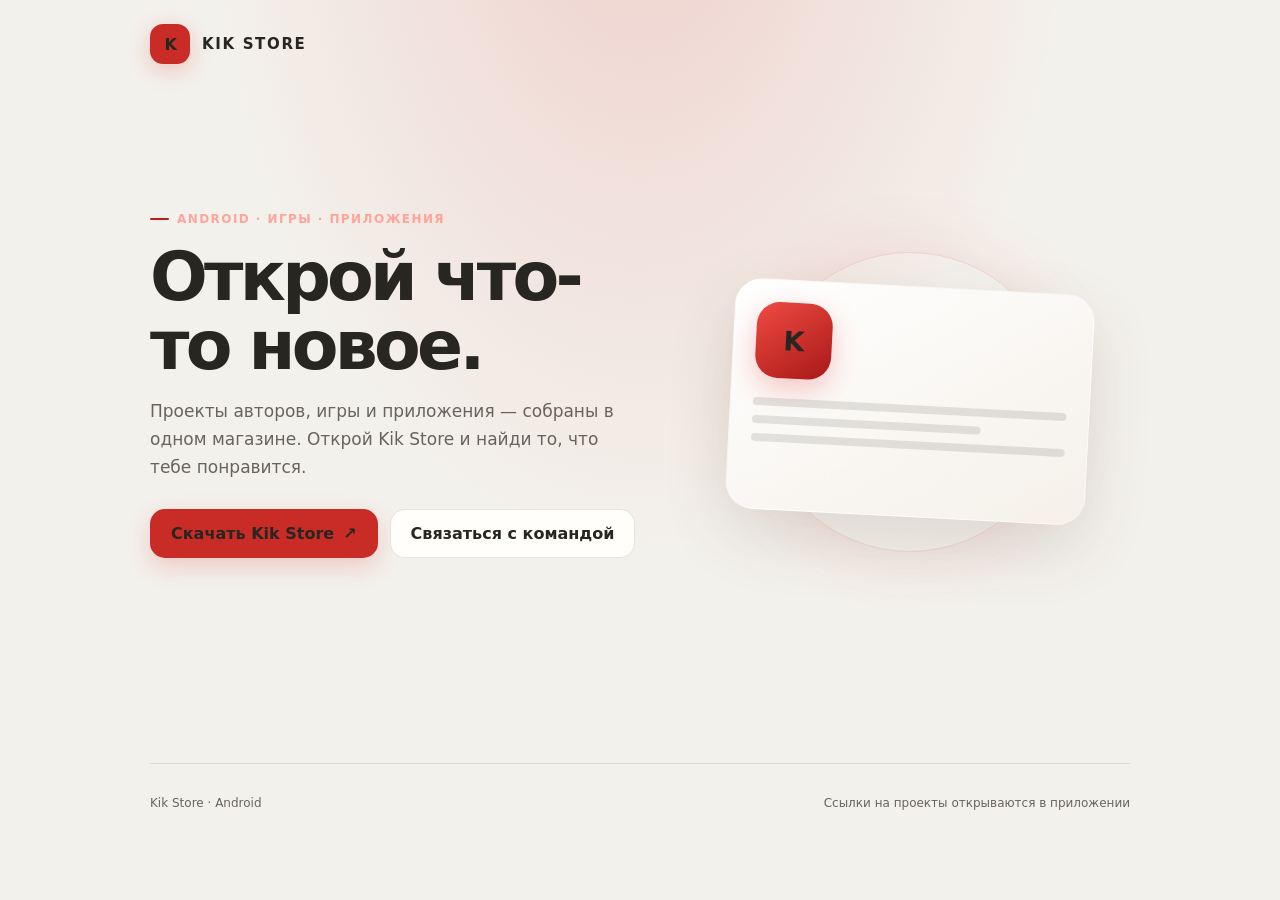
<file: index.html>
<!doctype html>
<html lang="ru">
<head>
  <meta charset="utf-8"><meta name="viewport" content="width=device-width,initial-scale=1,viewport-fit=cover">
  <meta name="theme-color" content="#111113"><meta name="description" content="Kik Store — проекты и приложения от авторов.">
  <title>Kik Store — магазин проектов</title><link rel="stylesheet" href="/site.css">
</head>
<body>
  <header class="shell site-header"><span class="brand-mark" aria-hidden="true">K</span><span class="brand-name">KIK STORE</span></header>
  <main class="shell hero">
    <section><span class="eyebrow">Android · игры · приложения</span><h1>Открой что-то новое.</h1><p>Проекты авторов, игры и приложения — собраны в одном магазине. Открой Kik Store и найди то, что тебе понравится.</p><div class="actions"><a class="button primary" data-download href="#download">Скачать Kik Store <span aria-hidden="true">↗</span></a><a class="button" href="https://t.me/Salohiddin_spider" rel="noopener">Связаться с командой</a></div><p class="project-status" data-status></p></section>
    <div class="art" aria-hidden="true"><div class="orbit"></div><div class="app-card"><div class="app-icon">K</div><div class="fake-lines"><i></i><i></i><i></i></div><div class="fake-tags"><i></i><i></i><i></i></div></div></div>
  </main>
  <footer class="shell bottom"><div class="bottom-inner"><span>Kik Store · Android</span><span>Ссылки на проекты открываются в приложении</span></div></footer>
  <script src="/config.js"></script><script src="/project.js"></script>
</body>
</html>
</file>
<file: site.css>
:root{color-scheme:dark;--bg:#111113;--card:#1b1b1e;--line:rgba(255,255,255,.1);--fg:#f6f3ee;--mut:#b5b0a8;--red:#df2c27;--red2:#f14a3e;--cream:#f4e9d5;font-family:Inter,ui-sans-serif,system-ui,-apple-system,"Segoe UI",sans-serif;font-synthesis:none;text-rendering:optimizeLegibility}*{box-sizing:border-box}body{margin:0;background:radial-gradient(ellipse at 50% -20%,rgba(223,44,39,.17),transparent 48%),var(--bg);color:var(--fg);min-height:100vh}a{color:inherit}.shell{width:min(100% - 36px,980px);margin:auto}.site-header{display:flex;align-items:center;gap:12px;padding:24px 0}.brand-mark{display:grid;width:40px;height:40px;place-items:center;border-radius:13px;background:var(--red);font-weight:900;letter-spacing:-.08em;box-shadow:0 6px 22px rgba(223,44,39,.24)}.brand-name{font-size:15px;font-weight:800;letter-spacing:.11em}.hero{min-height:min(75vh,690px);display:grid;grid-template-columns:1.06fr .94fr;align-items:center;gap:44px;padding:40px 0 88px}.eyebrow{display:inline-flex;align-items:center;gap:8px;color:#ffa49b;font-size:12px;font-weight:750;letter-spacing:.12em;text-transform:uppercase}.eyebrow:before{content:"";width:19px;height:2px;background:var(--red2);border-radius:9px}.hero h1{max-width:610px;margin:16px 0;font-size:clamp(38px,6vw,68px);line-height:1.02;letter-spacing:-.055em}.hero p{max-width:480px;color:var(--mut);font-size:17px;line-height:1.65}.actions{display:flex;flex-wrap:wrap;gap:12px;margin-top:28px}.button{min-height:49px;display:inline-flex;align-items:center;justify-content:center;gap:9px;padding:0 20px;border:1px solid var(--line);border-radius:15px;background:var(--card);color:var(--fg);font-weight:700;text-decoration:none;transition:transform .16s,background .16s,border-color .16s}.button:hover{transform:translateY(-2px);border-color:rgba(255,255,255,.23)}.button.primary{border-color:transparent;background:var(--red);box-shadow:0 9px 24px rgba(223,44,39,.2)}.button.primary:hover{background:var(--red2)}.button:focus-visible{outline:3px solid #ff887b;outline-offset:3px}.art{position:relative;min-height:330px;display:grid;place-items:center}.app-card{width:min(100%,360px);padding:22px;border:1px solid rgba(255,255,255,.13);border-radius:28px;background:linear-gradient(155deg,rgba(255,255,255,.075),rgba(255,255,255,.018)),#18181b;box-shadow:0 35px 90px rgba(0,0,0,.4);transform:rotate(3deg)}.app-icon{width:76px;height:76px;display:grid;place-items:center;border-radius:23px;background:linear-gradient(145deg,#ef4b42,#a81818);font-size:27px;font-weight:900;box-shadow:0 10px 28px rgba(223,44,39,.25)}.fake-lines{display:grid;gap:10px;margin:20px 0}.fake-lines i{height:8px;border-radius:12px;background:rgba(255,255,255,.13)}.fake-lines i:nth-child(2){width:73%}.fake-tags{display:flex;gap:8px}.fake-tags i{width:70px;height:25px;border:1px solid rgba(255,255,255,.13);border-radius:99px}.orbit{position:absolute;width:300px;height:300px;border:1px solid rgba(236,75,65,.17);border-radius:50%;box-shadow:0 0 70px rgba(223,44,39,.1)}.orbit:before,.orbit:after{content:"";position:absolute;width:7px;height:7px;border-radius:50%;background:#ff8479;box-shadow:0 0 18px #ff6258}.orbit:before{left:52px;top:62px}.orbit:after{right:21px;bottom:88px}.project{display:grid;grid-template-columns:84px minmax(0,1fr);align-items:center;gap:17px;width:min(100%,620px);margin:0 auto;padding:19px;border:1px solid var(--line);border-radius:22px;background:rgba(255,255,255,.035);box-shadow:0 16px 50px rgba(0,0,0,.18)}.project[hidden]{display:none}.project-icon{width:84px;height:84px;display:grid;place-items:center;overflow:hidden;border:1px solid var(--line);border-radius:23px;background:#29292d;color:var(--mut);font-weight:800}.project-icon img{width:100%;height:100%;object-fit:cover}.project h2{margin:0 0 6px;font-size:21px}.project p{margin:0;color:var(--mut);line-height:1.5}.project-status{width:min(100%,620px);min-height:20px;margin:10px auto;color:var(--mut);font-size:13px}.bottom{padding:32px 0 26px;border-top:1px solid var(--line);color:var(--mut);font-size:12px}.bottom-inner{display:flex;justify-content:space-between;gap:16px;flex-wrap:wrap}.bottom a{color:inherit;text-underline-offset:3px}.open-actions{margin-top:14px}.hidden{display:none!important}.error{color:#ffaaa2}@media(max-width:720px){.hero{grid-template-columns:1fr;gap:0;padding:30px 0 52px}.hero h1{font-size:clamp(40px,12vw,60px)}.hero p{font-size:15px}.art{min-height:240px;grid-row:1}.app-card{width:min(78%,330px);padding:17px;border-radius:23px}.orbit{width:240px;height:240px}.site-header{padding:17px 0}.project{grid-template-columns:64px minmax(0,1fr);gap:13px;padding:15px}.project-icon{width:64px;height:64px;border-radius:18px}.project h2{font-size:18px}}@media(prefers-color-scheme:light){:root{color-scheme:light;--bg:#f3f1ec;--card:#fffefa;--line:rgba(52,46,38,.12);--fg:#282621;--mut:#68645c;--red:#c92c27;--red2:#b91f1b}.hero{color:var(--fg)}.app-card{background:linear-gradient(150deg,#fff,#f5f0e9);box-shadow:0 25px 65px rgba(83,67,45,.14)}.fake-lines i{background:rgba(45,40,33,.12)}.project{background:rgba(255,255,255,.6);box-shadow:0 14px 40px rgba(83,67,45,.06)}}@media(prefers-reduced-motion:reduce){*,*:before,*:after{scroll-behavior:auto!important;transition:none!important}}
</file>
